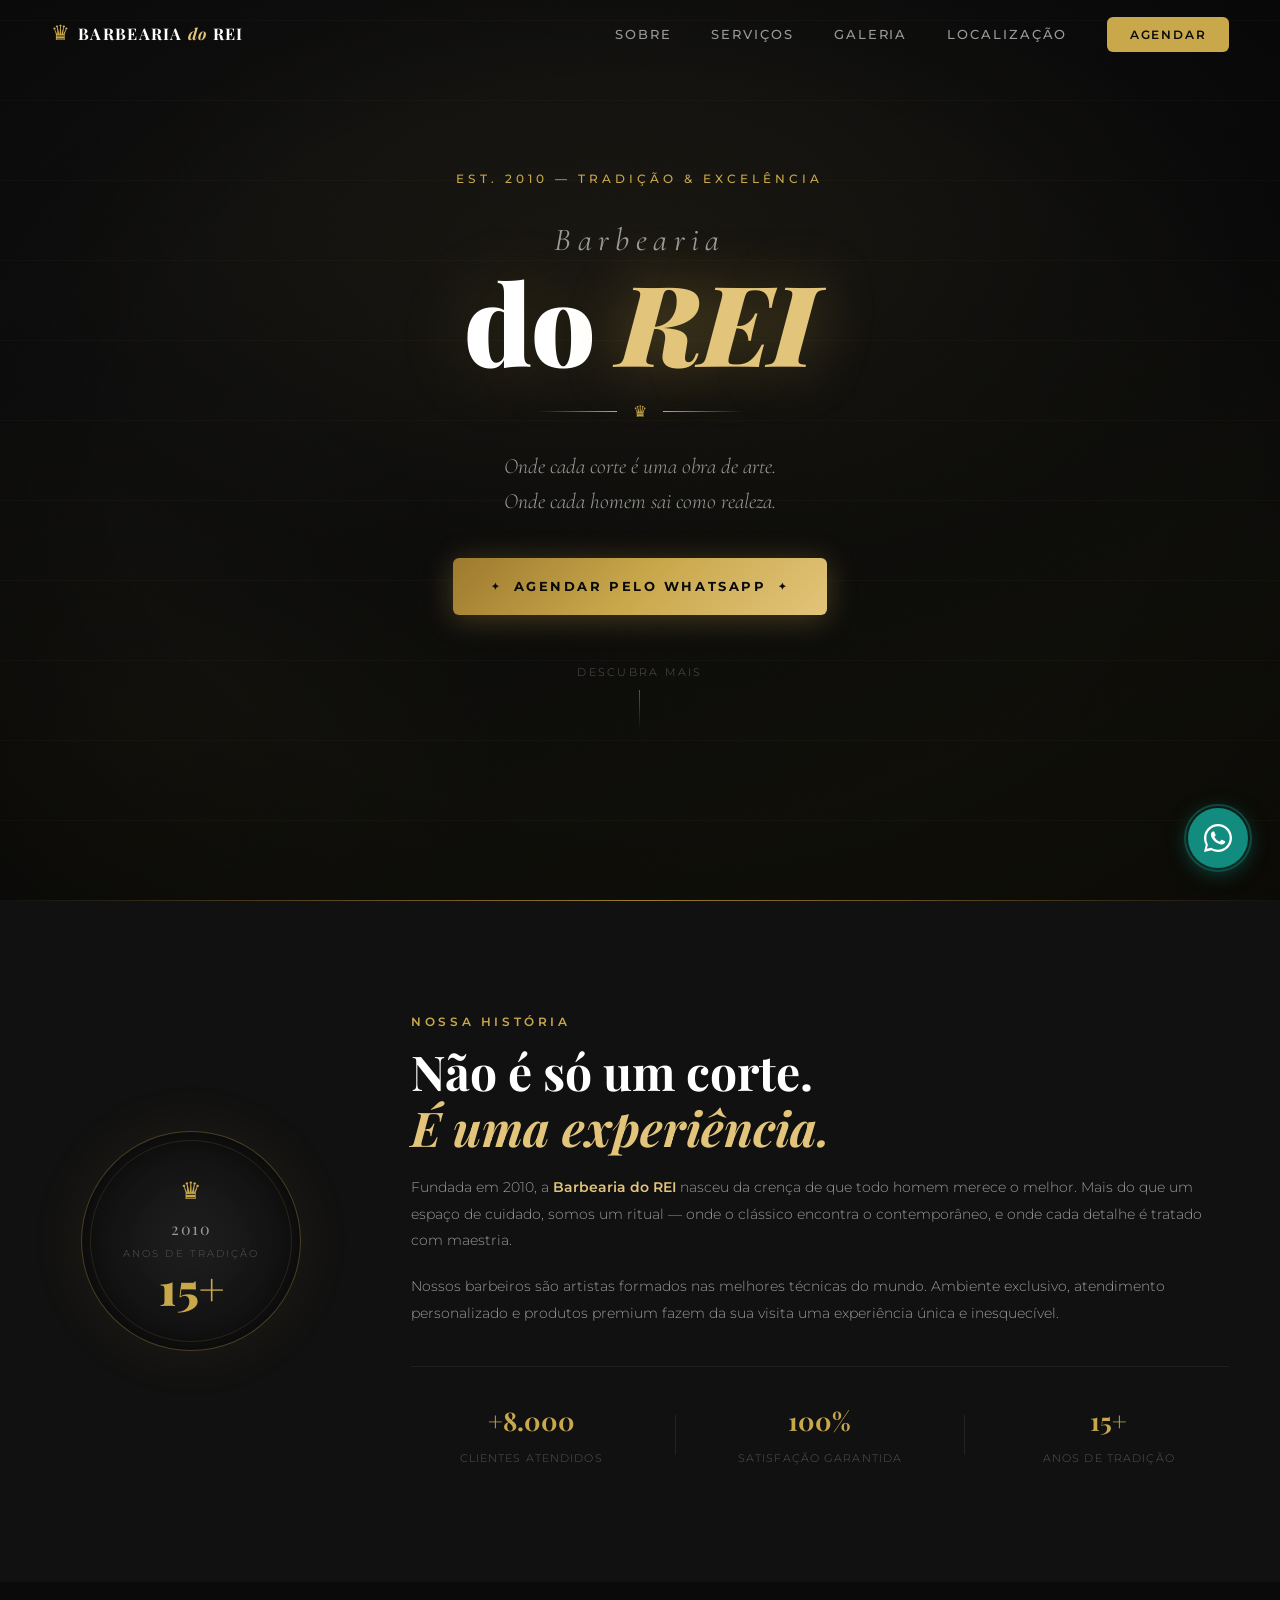
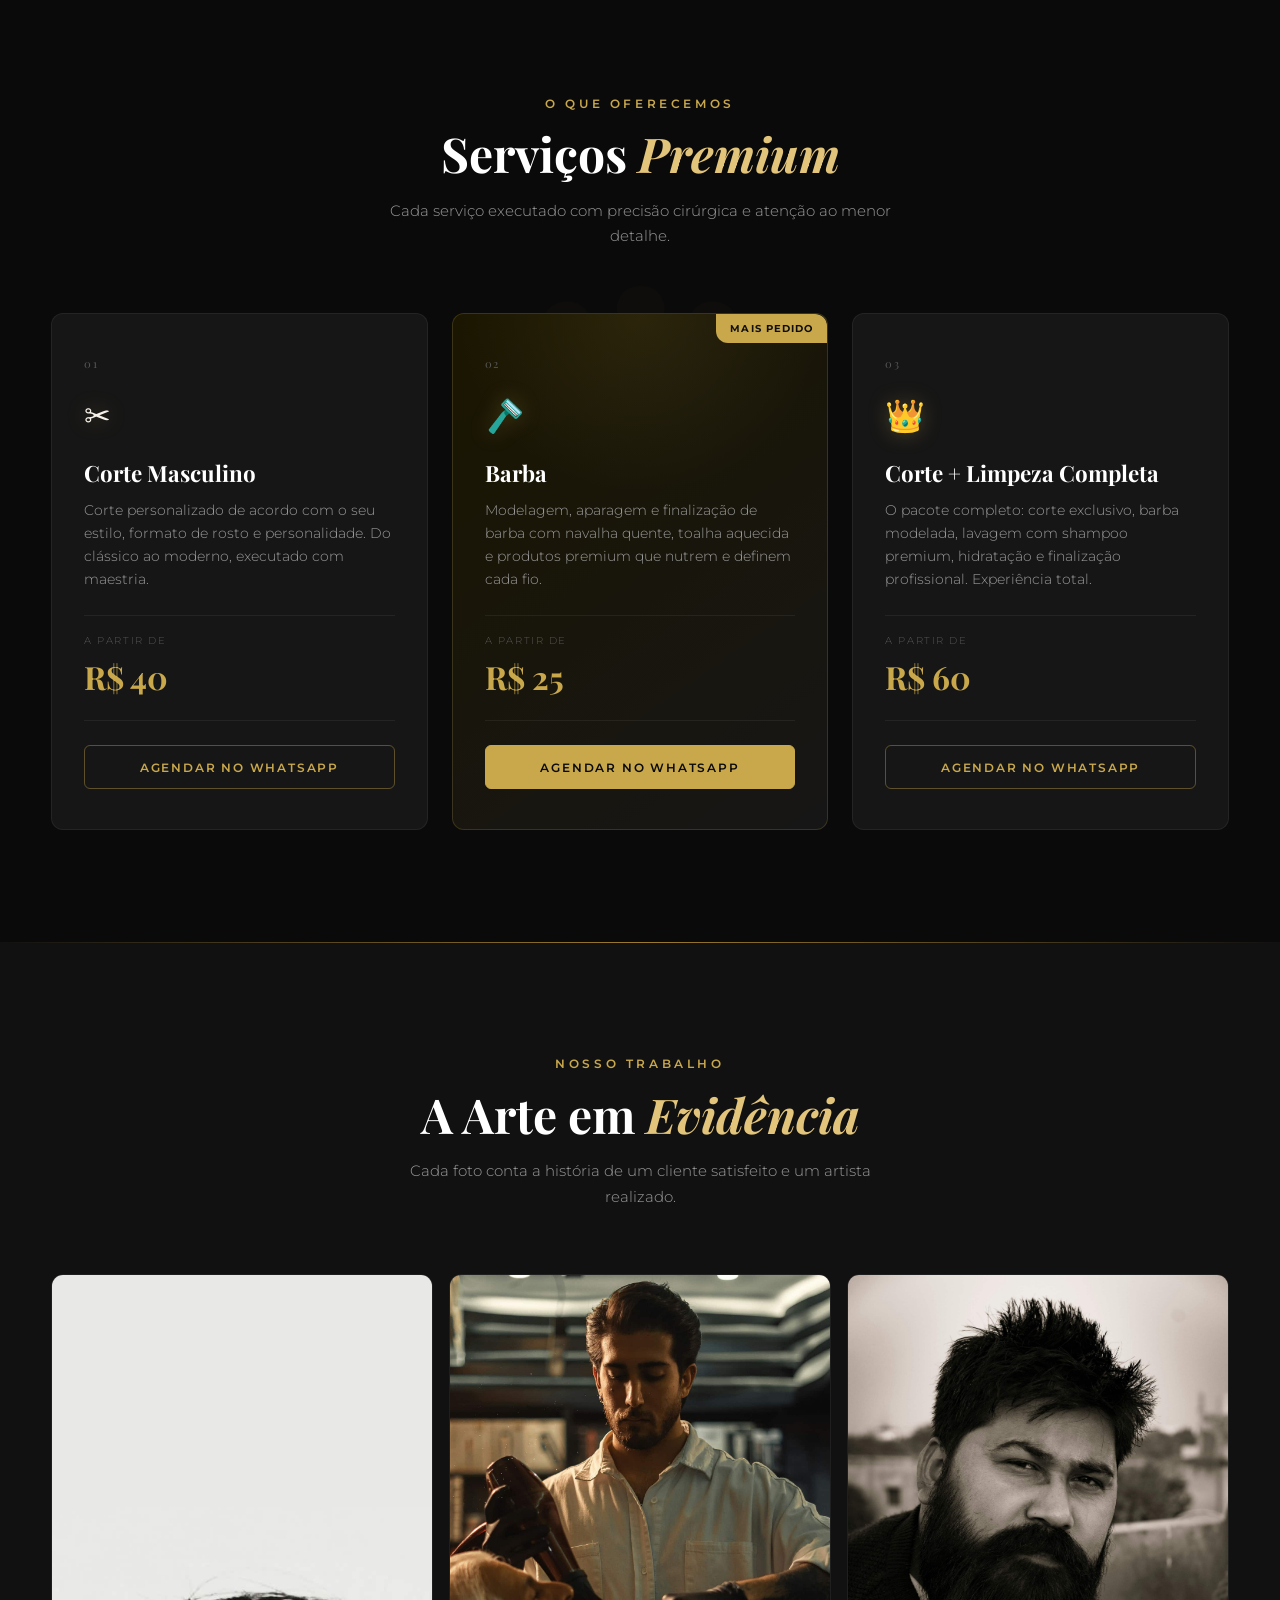
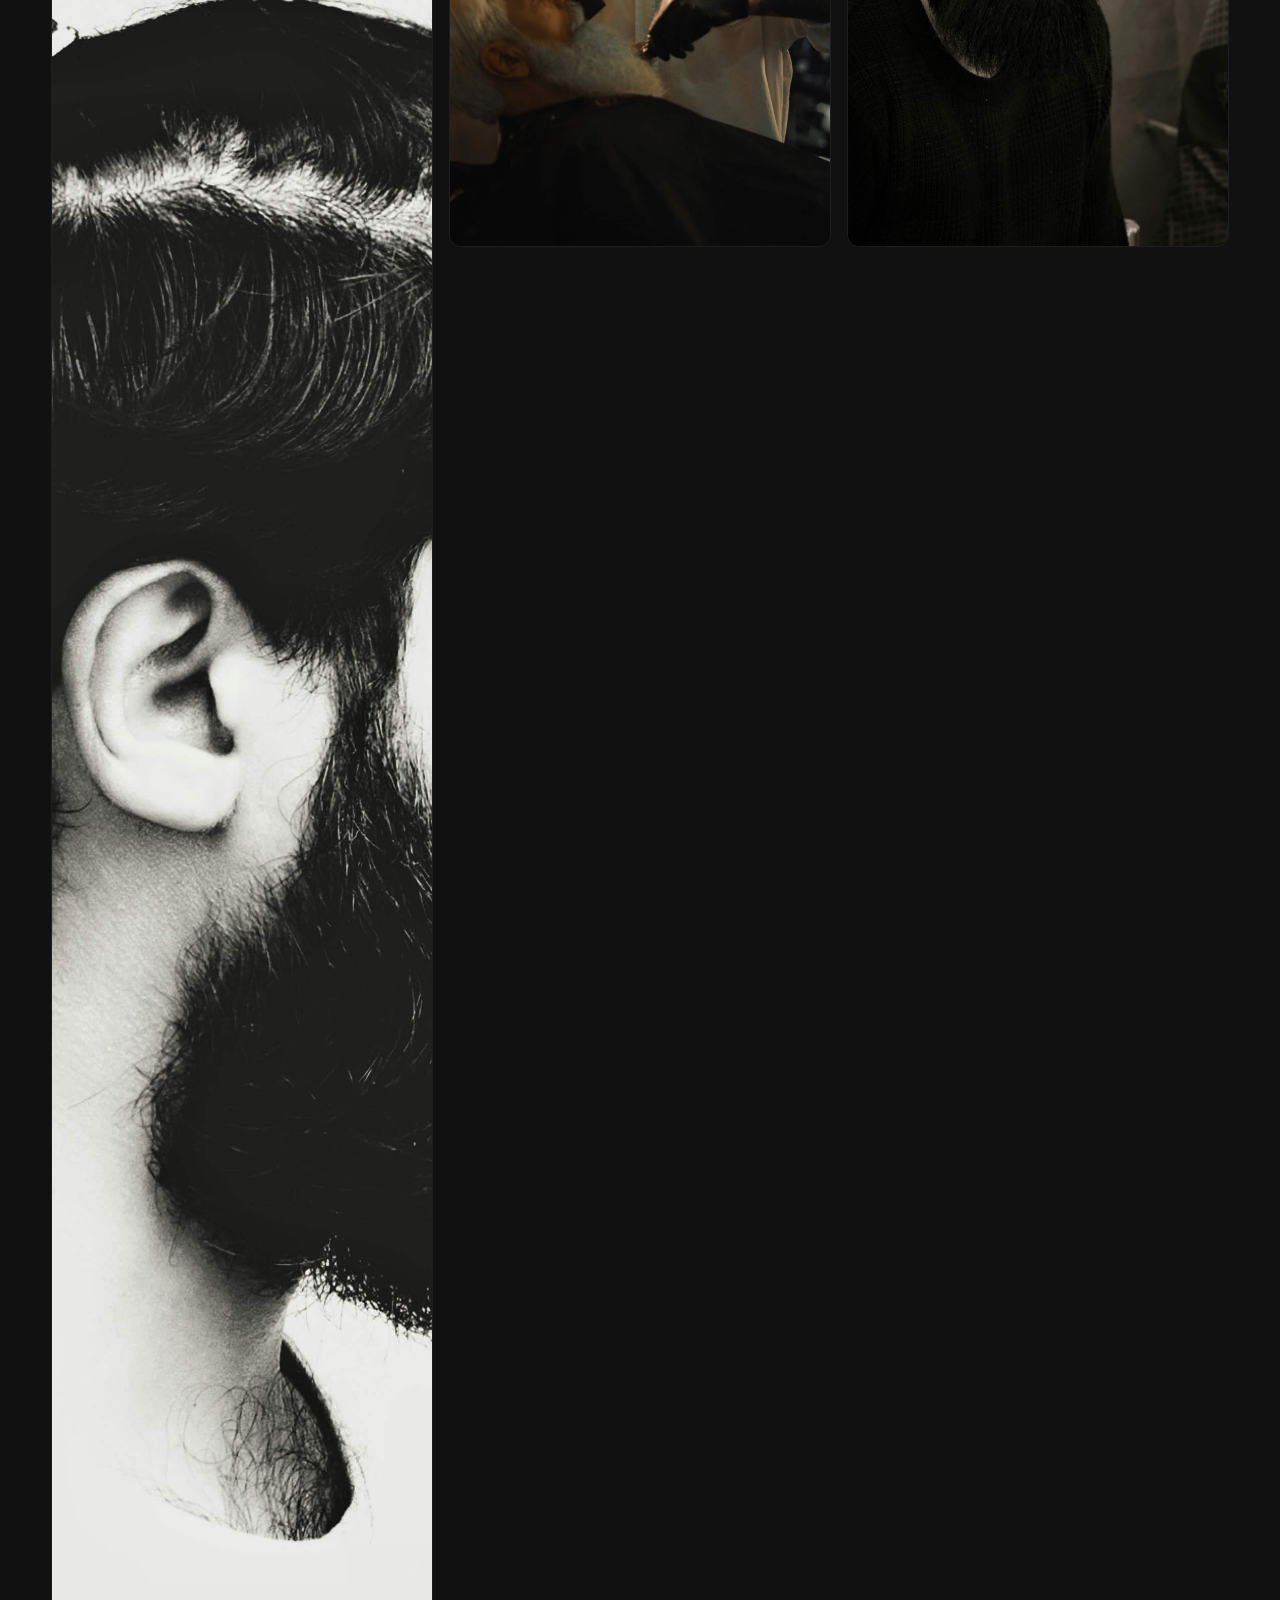
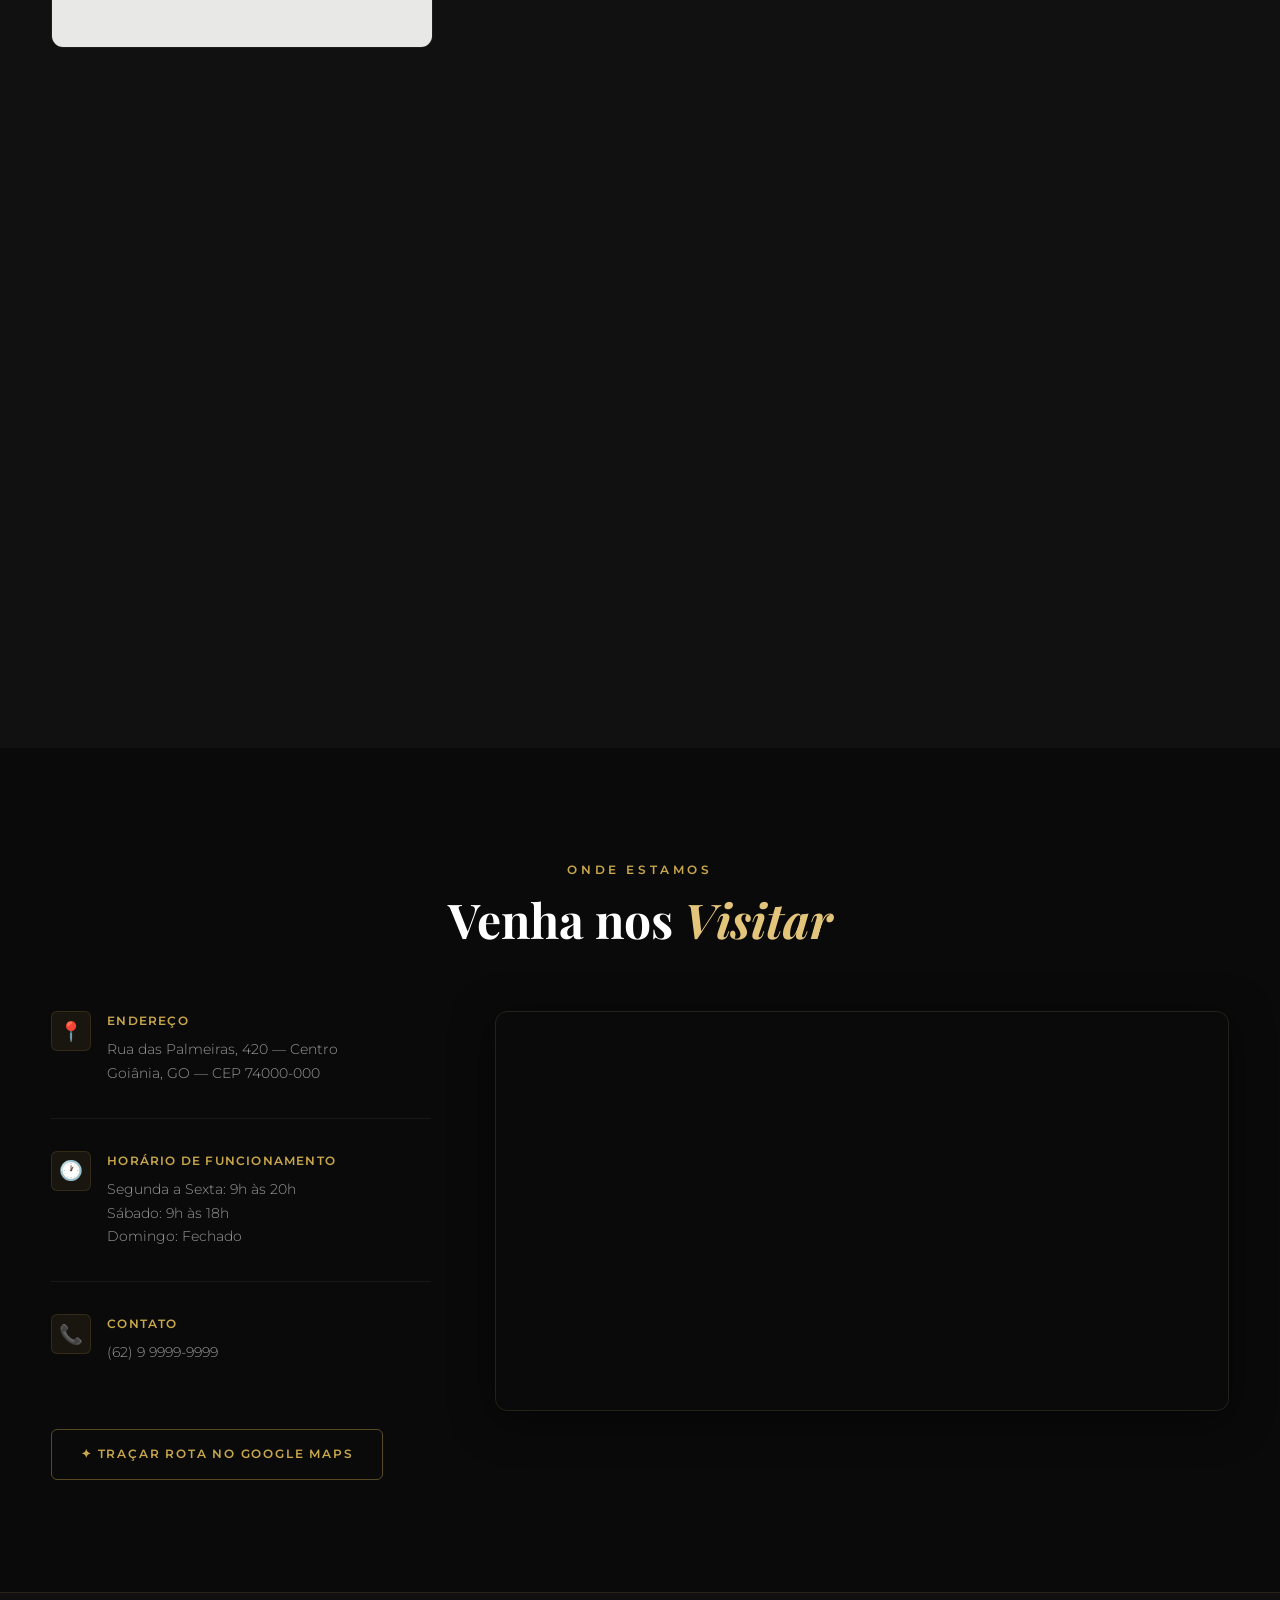
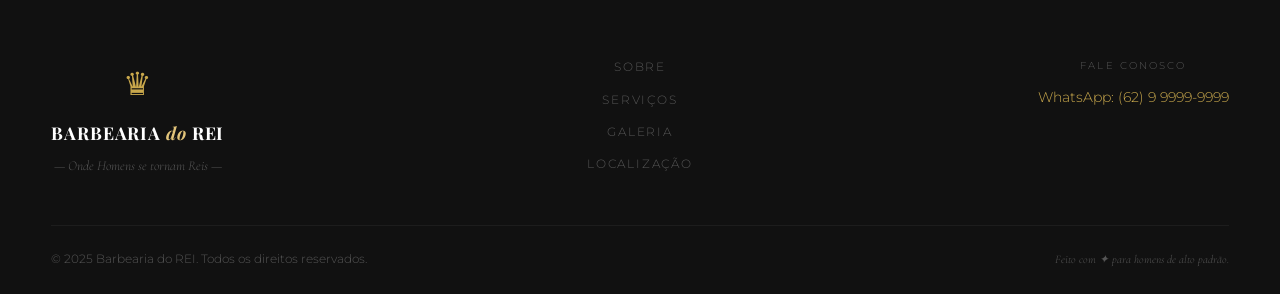
<file: index.html>
<!DOCTYPE html>
<html lang="pt-BR">
<head>
  <meta charset="UTF-8" />
  <meta name="viewport" content="width=device-width, initial-scale=1.0" />
  <title>Barbearia do REI — Cortes de Realeza</title>
  <link rel="stylesheet" href="style.css" />
  <link rel="preconnect" href="https://fonts.googleapis.com" />
  <link href="https://fonts.googleapis.com/css2?family=Playfair+Display:wght@400;700;900&family=Cormorant+Garamond:ital,wght@0,400;0,600;1,400&family=Montserrat:wght@300;400;500;600&display=swap" rel="stylesheet" />
</head>
<body>

  <!-- ========== NAVBAR ========== -->
  <nav class="navbar" id="navbar">
    <div class="nav-inner">
      <a href="#hero" class="nav-logo">
        <span class="logo-crown">♛</span>
        <span class="logo-text">BARBEARIA <em>do</em> REI</span>
      </a>
      <button class="nav-toggle" id="navToggle" aria-label="Menu">
        <span></span><span></span><span></span>
      </button>
      <ul class="nav-links" id="navLinks">
        <li><a href="#sobre" class="nav-link">Sobre</a></li>
        <li><a href="#servicos" class="nav-link">Serviços</a></li>
        <li><a href="#galeria" class="nav-link">Galeria</a></li>
        <li><a href="#localizacao" class="nav-link">Localização</a></li>
        <li>
          <a href="https://wa.me/5562999999999?text=Olá%2C%20quero%20agendar%20um%20horário%20na%20Barbearia%20do%20REI"
             class="nav-cta" target="_blank" rel="noopener">Agendar</a>
        </li>
      </ul>
    </div>
  </nav>

  <!-- ========== HERO ========== -->
  <section class="hero" id="hero">
    <div class="hero-bg">
      <div class="hero-grain"></div>
      <div class="hero-vignette"></div>
      <div class="hero-lines"></div>
    </div>
    <div class="hero-content">
      <p class="hero-eyebrow">Est. 2010 — Tradição &amp; Excelência</p>
      <h1 class="hero-title">
        <span class="hero-title-sub">Barbearia</span>
        <span class="hero-title-main">do <em>REI</em></span>
      </h1>
      <div class="hero-divider">
        <span class="divider-line"></span>
        <span class="divider-crown">♛</span>
        <span class="divider-line"></span>
      </div>
      <p class="hero-tagline">Onde cada corte é uma obra de arte.<br/>Onde cada homem sai como realeza.</p>
      <a href="https://wa.me/5562999999999?text=Olá%2C%20quero%20agendar%20um%20horário%20na%20Barbearia%20do%20REI"
         class="btn-hero" target="_blank" rel="noopener">
        <span class="btn-icon">✦</span>
        Agendar pelo WhatsApp
        <span class="btn-icon">✦</span>
      </a>
      <div class="hero-scroll-hint">
        <span>Descubra mais</span>
        <div class="scroll-arrow"></div>
      </div>
    </div>
  </section>

  <!-- ========== SOBRE ========== -->
  <section class="sobre" id="sobre">
    <div class="container">
      <div class="sobre-grid">
        <div class="sobre-badge-col">
          <div class="sobre-badge">
            <div class="badge-inner">
              <span class="badge-crown">♛</span>
              <span class="badge-year">2010</span>
              <span class="badge-label">Anos de Tradição</span>
              <span class="badge-number">15+</span>
            </div>
          </div>
        </div>
        <div class="sobre-text-col">
          <p class="section-eyebrow">Nossa história</p>
          <h2 class="section-title">Não é só um corte.<br/><em>É uma experiência.</em></h2>
          <p class="sobre-desc">
            Fundada em 2010, a <strong>Barbearia do REI</strong> nasceu da crença de que todo homem merece o melhor. Mais do que um espaço de cuidado, somos um ritual — onde o clássico encontra o contemporâneo, e onde cada detalhe é tratado com maestria.
          </p>
          <p class="sobre-desc">
            Nossos barbeiros são artistas formados nas melhores técnicas do mundo. Ambiente exclusivo, atendimento personalizado e produtos premium fazem da sua visita uma experiência única e inesquecível.
          </p>
          <div class="sobre-stats">
            <div class="stat">
              <span class="stat-num">+8.000</span>
              <span class="stat-label">Clientes atendidos</span>
            </div>
            <div class="stat-divider"></div>
            <div class="stat">
              <span class="stat-num">100%</span>
              <span class="stat-label">Satisfação garantida</span>
            </div>
            <div class="stat-divider"></div>
            <div class="stat">
              <span class="stat-num">15+</span>
              <span class="stat-label">Anos de tradição</span>
            </div>
          </div>
        </div>
      </div>
    </div>
  </section>

  <!-- ========== SERVIÇOS ========== -->
  <section class="servicos" id="servicos">
    <div class="container">
      <div class="section-header">
        <p class="section-eyebrow">O que oferecemos</p>
        <h2 class="section-title">Serviços <em>Premium</em></h2>
        <p class="section-sub">Cada serviço executado com precisão cirúrgica e atenção ao menor detalhe.</p>
      </div>
      <div class="cards-grid">

        <!-- Card 1 -->
        <article class="service-card" data-service="Corte Masculino">
          <div class="card-number">01</div>
          <div class="card-icon">✂</div>
          <h3 class="card-title">Corte Masculino</h3>
          <p class="card-desc">Corte personalizado de acordo com o seu estilo, formato de rosto e personalidade. Do clássico ao moderno, executado com maestria.</p>
          <div class="card-price">
            <span class="price-label">a partir de</span>
            <span class="price-value">R$ 40</span>
          </div>
          <button class="btn-agendar" onclick="agendarWhatsApp('Corte Masculino')">
            Agendar no WhatsApp
          </button>
          <div class="card-glow"></div>
        </article>

        <!-- Card 2 -->
        <article class="service-card card-featured" data-service="Barba">
          <div class="card-badge-top">Mais Pedido</div>
          <div class="card-number">02</div>
          <div class="card-icon">🪒</div>
          <h3 class="card-title">Barba</h3>
          <p class="card-desc">Modelagem, aparagem e finalização de barba com navalha quente, toalha aquecida e produtos premium que nutrem e definem cada fio.</p>
          <div class="card-price">
            <span class="price-label">a partir de</span>
            <span class="price-value">R$ 25</span>
          </div>
          <button class="btn-agendar btn-agendar-gold" onclick="agendarWhatsApp('Barba')">
            Agendar no WhatsApp
          </button>
          <div class="card-glow glow-gold"></div>
        </article>

        <!-- Card 3 -->
        <article class="service-card" data-service="Corte + Limpeza Completa">
          <div class="card-number">03</div>
          <div class="card-icon">👑</div>
          <h3 class="card-title">Corte + Limpeza Completa</h3>
          <p class="card-desc">O pacote completo: corte exclusivo, barba modelada, lavagem com shampoo premium, hidratação e finalização profissional. Experiência total.</p>
          <div class="card-price">
            <span class="price-label">a partir de</span>
            <span class="price-value">R$ 60</span>
          </div>
          <button class="btn-agendar" onclick="agendarWhatsApp('Corte + Limpeza Completa')">
            Agendar no WhatsApp
          </button>
          <div class="card-glow"></div>
        </article>

      </div>
    </div>
  </section>

  <!-- ========== GALERIA ========== -->
  <section class="galeria" id="galeria">
    <div class="container">
      <div class="section-header">
        <p class="section-eyebrow">Nosso trabalho</p>
        <h2 class="section-title">A Arte em <em>Evidência</em></h2>
        <p class="section-sub">Cada foto conta a história de um cliente satisfeito e um artista realizado.</p>
      </div>
      <div class="gallery-grid">
        <div class="gallery-item g-tall">
          <img src="images/imagem-1.jpg" alt="Corte Degradê" loading="lazy" />
          <div class="gallery-overlay"><span>Degradê Perfeito</span></div>
        </div>
        <div class="gallery-item">
          <img src="images/imagem-2.jpg" alt="Barba Modelada" loading="lazy" />
          <div class="gallery-overlay"><span>Barba de Rei</span></div>
        </div>
        <div class="gallery-item">
          <img src="images/imagem-3.jpg" alt="Look Completo" loading="lazy" />
          <div class="gallery-overlay"><span>Transformação Total</span></div>
        </div>
        <div class="gallery-item g-wide">
          <img src="images/imagem-4.jpg" alt="Ambiente Premium" loading="lazy" />
          <div class="gallery-overlay"><span>Espaço Exclusivo</span></div>
        </div>
        <div class="gallery-item">
          <img src="images/imagem-5.jpg" alt="Corte Clássico" loading="lazy" />
          <div class="gallery-overlay"><span>Estilo Atemporal</span></div>
        </div>
        <div class="gallery-item">
          <img src="images/imagem-6.jpg" alt="Corte Moderno" loading="lazy" />
          <div class="gallery-overlay"><span>Corte Moderno</span></div>
        </div>
        <div class="gallery-item">
          <img src="images/imagem-7.jpg" alt="Look Premium" loading="lazy" />
          <div class="gallery-overlay"><span>Look Premium</span></div>
        </div>
      </div>
    </div>
  </section>

  <!-- ========== LOCALIZAÇÃO ========== -->
  <section class="localizacao" id="localizacao">
    <div class="container">
      <div class="section-header">
        <p class="section-eyebrow">Onde estamos</p>
        <h2 class="section-title">Venha nos <em>Visitar</em></h2>
      </div>
      <div class="local-grid">
        <div class="local-info">
          <div class="info-item">
            <span class="info-icon">📍</span>
            <div>
              <strong>Endereço</strong>
              <p>Rua das Palmeiras, 420 — Centro<br/>Goiânia, GO — CEP 74000-000</p>
            </div>
          </div>
          <div class="info-item">
            <span class="info-icon">🕐</span>
            <div>
              <strong>Horário de Funcionamento</strong>
              <p>Segunda a Sexta: 9h às 20h<br/>Sábado: 9h às 18h<br/>Domingo: Fechado</p>
            </div>
          </div>
          <div class="info-item">
            <span class="info-icon">📞</span>
            <div>
              <strong>Contato</strong>
              <p>(62) 9 9999-9999</p>
            </div>
          </div>
          <a href="https://www.google.com/maps?q=Goiânia,GO" target="_blank" rel="noopener" class="btn-rota">
            ✦ Traçar Rota no Google Maps
          </a>
        </div>
        <div class="local-map">
          <div class="map-frame">
            <iframe
              src="https://www.google.com/maps/embed?pb=!1m18!1m12!1m3!1d244640.74878455286!2d-49.40395679501953!3d-16.680882!2m3!1f0!2f0!3f0!3m2!1i1024!2i768!4f13.1!3m3!1m2!1s0x935ef1b0d9f51fcd%3A0xaedf78f8a0a9c9a4!2sGoiânia%2C%20GO!5e0!3m2!1spt-BR!2sbr!4v1699999999999!5m2!1spt-BR!2sbr"
              width="100%" height="100%" style="border:0;" allowfullscreen="" loading="lazy"
              referrerpolicy="no-referrer-when-downgrade" title="Localização Barbearia do REI">
            </iframe>
          </div>
        </div>
      </div>
    </div>
  </section>

  <!-- ========== FOOTER ========== -->
  <footer class="footer" id="footer">
    <div class="footer-top">
      <div class="footer-brand">
        <span class="footer-crown">♛</span>
        <span class="footer-name">BARBEARIA <em>do</em> REI</span>
        <p class="footer-slogan">— Onde Homens se tornam Reis —</p>
      </div>
      <div class="footer-links">
        <a href="#sobre">Sobre</a>
        <a href="#servicos">Serviços</a>
        <a href="#galeria">Galeria</a>
        <a href="#localizacao">Localização</a>
      </div>
      <div class="footer-social">
        <p class="footer-contact-label">Fale Conosco</p>
        <a href="https://wa.me/5562999999999?text=Olá%2C%20quero%20agendar%20um%20horário%20na%20Barbearia%20do%20REI"
           class="footer-wa" target="_blank" rel="noopener">
          WhatsApp: (62) 9 9999-9999
        </a>
      </div>
    </div>
    <div class="footer-bottom">
      <p>© 2025 Barbearia do REI. Todos os direitos reservados.</p>
      <p class="footer-craft">Feito com ✦ para homens de alto padrão.</p>
    </div>
  </footer>

  <!-- ========== WHATSAPP FIXO ========== -->
  <a href="https://wa.me/5562999999999?text=Olá%2C%20quero%20agendar%20um%20horário%20na%20Barbearia%20do%20REI"
     class="whatsapp-fab" target="_blank" rel="noopener" aria-label="WhatsApp">
    <svg viewBox="0 0 32 32" fill="currentColor" width="28" height="28">
      <path d="M16 0C7.163 0 0 7.163 0 16c0 2.817.734 5.463 2.018 7.761L0 32l8.486-2.002A15.94 15.94 0 0016 32c8.837 0 16-7.163 16-16S24.837 0 16 0zm0 29.333c-2.635 0-5.088-.713-7.195-1.957l-.516-.306-5.034 1.188 1.22-4.895-.337-.532A13.28 13.28 0 012.667 16C2.667 8.636 8.636 2.667 16 2.667c7.364 0 13.333 5.969 13.333 13.333 0 7.364-5.969 13.333-13.333 13.333zm7.3-9.984c-.4-.2-2.365-1.167-2.732-1.3-.367-.133-.634-.2-.9.2-.267.4-1.033 1.3-1.267 1.567-.233.267-.467.3-.867.1-.4-.2-1.687-.622-3.213-1.982-1.187-1.059-1.989-2.367-2.222-2.767-.234-.4-.025-.616.175-.816.182-.181.4-.467.6-.7.2-.233.267-.4.4-.667.133-.267.067-.5-.033-.7-.1-.2-.9-2.167-1.233-2.967-.325-.78-.655-.673-.9-.686l-.767-.013c-.267 0-.7.1-1.067.5-.367.4-1.4 1.367-1.4 3.334 0 1.967 1.433 3.867 1.633 4.133.2.267 2.822 4.306 6.834 5.839.955.412 1.7.659 2.281.844.958.305 1.831.262 2.52.159.769-.115 2.365-.968 2.699-1.902.333-.933.333-1.733.233-1.902-.1-.167-.367-.267-.767-.467z"/>
    </svg>
    <span class="fab-pulse"></span>
  </a>

  <script src="script.js"></script>
</body>
</html>
</file>
<file: style.css>
/* =============================================
   BARBEARIA DO REI — style.css
   Dark Luxury Premium Theme
   ============================================= */

/* ── CSS Variables ── */
:root {
  --black:       #0a0a0a;
  --dark:        #111111;
  --dark-2:      #161616;
  --dark-3:      #1e1e1e;
  --dark-4:      #252525;
  --gold:        #c9a84c;
  --gold-light:  #e2c47a;
  --gold-dark:   #9d7a2e;
  --cream:       #f5f0e8;
  --white:       #ffffff;
  --gray-400:    #9a9a9a;
  --gray-600:    #555555;
  --wa-green:    #25D366;

  --font-display: 'Playfair Display', Georgia, serif;
  --font-body:    'Montserrat', sans-serif;
  --font-elegant: 'Cormorant Garamond', Georgia, serif;

  --radius-sm:  6px;
  --radius-md:  12px;
  --radius-lg:  20px;

  --shadow-gold: 0 0 40px rgba(201, 168, 76, 0.15);
  --shadow-card: 0 8px 40px rgba(0,0,0,0.5);

  --transition: 0.3s cubic-bezier(0.4, 0, 0.2, 1);
}

/* ── Reset & Base ── */
*, *::before, *::after { box-sizing: border-box; margin: 0; padding: 0; }

html {
  scroll-behavior: smooth;
  font-size: 16px;
}

body {
  background-color: var(--black);
  color: var(--cream);
  font-family: var(--font-body);
  font-weight: 300;
  line-height: 1.7;
  overflow-x: hidden;
  -webkit-font-smoothing: antialiased;
}

a { text-decoration: none; color: inherit; }
ul { list-style: none; }
img { max-width: 100%; display: block; }
button { font-family: inherit; cursor: pointer; border: none; background: none; }

/* ── Container ── */
.container {
  width: 92%;
  max-width: 1200px;
  margin: 0 auto;
}

/* ── Section Shared ── */
.section-header {
  text-align: center;
  margin-bottom: 4rem;
}

.section-eyebrow {
  font-family: var(--font-body);
  font-size: 0.75rem;
  font-weight: 600;
  letter-spacing: 0.3em;
  text-transform: uppercase;
  color: var(--gold);
  margin-bottom: 0.75rem;
}

.section-title {
  font-family: var(--font-display);
  font-size: clamp(2rem, 4vw, 3rem);
  font-weight: 700;
  line-height: 1.15;
  color: var(--white);
}

.section-title em {
  font-style: italic;
  color: var(--gold-light);
}

.section-sub {
  margin-top: 1rem;
  color: var(--gray-400);
  font-size: 0.95rem;
  max-width: 520px;
  margin-left: auto;
  margin-right: auto;
}

/* ============================================
   NAVBAR
   ============================================ */
.navbar {
  position: fixed;
  top: 0;
  left: 0;
  right: 0;
  z-index: 1000;
  padding: 1.25rem 0;
  transition: background var(--transition), padding var(--transition), box-shadow var(--transition);
}

.navbar.scrolled {
  background: rgba(10,10,10,0.97);
  padding: 0.85rem 0;
  box-shadow: 0 1px 0 rgba(201,168,76,0.15), 0 4px 30px rgba(0,0,0,0.6);
  backdrop-filter: blur(12px);
}

.nav-inner {
  width: 92%;
  max-width: 1200px;
  margin: 0 auto;
  display: flex;
  align-items: center;
  justify-content: space-between;
}

.nav-logo {
  display: flex;
  align-items: center;
  gap: 0.5rem;
  text-decoration: none;
}

.logo-crown {
  color: var(--gold);
  font-size: 1.3rem;
  line-height: 1;
}

.logo-text {
  font-family: var(--font-display);
  font-size: 1rem;
  font-weight: 700;
  letter-spacing: 0.08em;
  color: var(--white);
}

.logo-text em {
  font-style: italic;
  color: var(--gold-light);
}

.nav-links {
  display: flex;
  align-items: center;
  gap: 2.5rem;
}

.nav-link {
  font-size: 0.8rem;
  font-weight: 500;
  letter-spacing: 0.15em;
  text-transform: uppercase;
  color: var(--gray-400);
  transition: color var(--transition);
  position: relative;
}

.nav-link::after {
  content: '';
  position: absolute;
  bottom: -4px;
  left: 0;
  width: 0;
  height: 1px;
  background: var(--gold);
  transition: width var(--transition);
}

.nav-link:hover { color: var(--white); }
.nav-link:hover::after { width: 100%; }

.nav-cta {
  font-size: 0.75rem;
  font-weight: 600;
  letter-spacing: 0.15em;
  text-transform: uppercase;
  color: var(--black);
  background: var(--gold);
  padding: 0.65rem 1.4rem;
  border-radius: var(--radius-sm);
  transition: background var(--transition), transform var(--transition);
}

.nav-cta:hover {
  background: var(--gold-light);
  transform: translateY(-1px);
}

.nav-toggle {
  display: none;
  flex-direction: column;
  gap: 5px;
  padding: 4px;
}

.nav-toggle span {
  display: block;
  width: 24px;
  height: 2px;
  background: var(--white);
  border-radius: 2px;
  transition: transform var(--transition), opacity var(--transition);
}

/* ============================================
   HERO
   ============================================ */
.hero {
  position: relative;
  min-height: 100vh;
  display: flex;
  align-items: center;
  justify-content: center;
  text-align: center;
  overflow: hidden;
}

.hero-bg {
  position: absolute;
  inset: 0;
  background:
    radial-gradient(ellipse 80% 60% at 50% 30%, rgba(201,168,76,0.07) 0%, transparent 60%),
    radial-gradient(ellipse 60% 80% at 10% 80%, rgba(201,168,76,0.04) 0%, transparent 50%),
    linear-gradient(160deg, #0f0f0f 0%, #0a0a0a 50%, #111008 100%);
}

.hero-grain {
  position: absolute;
  inset: 0;
  background-image: url("data:image/svg+xml,%3Csvg viewBox='0 0 256 256' xmlns='http://www.w3.org/2000/svg'%3E%3Cfilter id='noise'%3E%3CfeTurbulence type='fractalNoise' baseFrequency='0.9' numOctaves='4' stitchTiles='stitch'/%3E%3C/filter%3E%3Crect width='100%25' height='100%25' filter='url(%23noise)' opacity='0.04'/%3E%3C/svg%3E");
  background-repeat: repeat;
  background-size: 200px 200px;
  opacity: 0.4;
  pointer-events: none;
}

.hero-vignette {
  position: absolute;
  inset: 0;
  background: radial-gradient(ellipse 100% 100% at 50% 50%, transparent 40%, rgba(0,0,0,0.8) 100%);
  pointer-events: none;
}

.hero-lines {
  position: absolute;
  inset: 0;
  background-image:
    repeating-linear-gradient(0deg, transparent, transparent 79px, rgba(201,168,76,0.03) 79px, rgba(201,168,76,0.03) 80px);
  pointer-events: none;
}

.hero-content {
  position: relative;
  z-index: 2;
  padding: 2rem 1rem;
  max-width: 800px;
  animation: heroFadeIn 1.2s ease both;
}

@keyframes heroFadeIn {
  from { opacity: 0; transform: translateY(30px); }
  to   { opacity: 1; transform: translateY(0); }
}

.hero-eyebrow {
  font-size: 0.72rem;
  font-weight: 500;
  letter-spacing: 0.35em;
  text-transform: uppercase;
  color: var(--gold);
  margin-bottom: 1.5rem;
  opacity: 0;
  animation: heroFadeIn 0.8s ease 0.2s both;
}

.hero-title {
  display: flex;
  flex-direction: column;
  align-items: center;
  gap: 0;
  margin-bottom: 1.5rem;
}

.hero-title-sub {
  font-family: var(--font-elegant);
  font-size: clamp(1.4rem, 4vw, 2rem);
  font-weight: 400;
  font-style: italic;
  color: var(--gray-400);
  letter-spacing: 0.2em;
  opacity: 0;
  animation: heroFadeIn 0.8s ease 0.4s both;
}

.hero-title-main {
  font-family: var(--font-display);
  font-size: clamp(3.5rem, 10vw, 7rem);
  font-weight: 900;
  letter-spacing: -0.01em;
  line-height: 0.95;
  color: var(--white);
  text-shadow: 0 0 80px rgba(201,168,76,0.2);
  opacity: 0;
  animation: heroFadeIn 0.8s ease 0.55s both;
}

.hero-title-main em {
  font-style: italic;
  color: var(--gold-light);
  text-shadow: 0 0 60px rgba(201,168,76,0.4);
}

.hero-divider {
  display: flex;
  align-items: center;
  justify-content: center;
  gap: 1rem;
  margin: 1.5rem auto 1.5rem;
  opacity: 0;
  animation: heroFadeIn 0.8s ease 0.7s both;
}

.divider-line {
  display: block;
  height: 1px;
  width: 80px;
  background: linear-gradient(90deg, transparent, var(--gold));
}

.divider-line:last-child {
  background: linear-gradient(90deg, var(--gold), transparent);
}

.divider-crown {
  color: var(--gold);
  font-size: 1rem;
}

.hero-tagline {
  font-family: var(--font-elegant);
  font-size: clamp(1rem, 2.5vw, 1.35rem);
  font-style: italic;
  color: var(--gray-400);
  line-height: 1.6;
  margin-bottom: 2.5rem;
  opacity: 0;
  animation: heroFadeIn 0.8s ease 0.85s both;
}

.btn-hero {
  display: inline-flex;
  align-items: center;
  gap: 0.75rem;
  background: linear-gradient(135deg, var(--gold-dark), var(--gold), var(--gold-light));
  color: var(--black);
  font-size: 0.8rem;
  font-weight: 700;
  letter-spacing: 0.2em;
  text-transform: uppercase;
  padding: 1.1rem 2.4rem;
  border-radius: var(--radius-sm);
  position: relative;
  overflow: hidden;
  transition: transform var(--transition), box-shadow var(--transition);
  box-shadow: 0 4px 30px rgba(201,168,76,0.3);
  opacity: 0;
  animation: heroFadeIn 0.8s ease 1s both;
}

.btn-hero::before {
  content: '';
  position: absolute;
  inset: 0;
  background: linear-gradient(135deg, var(--gold-light), var(--gold));
  opacity: 0;
  transition: opacity var(--transition);
}

.btn-hero:hover {
  transform: translateY(-3px);
  box-shadow: 0 8px 40px rgba(201,168,76,0.45);
}

.btn-hero:hover::before { opacity: 1; }

.btn-hero span, .btn-hero { position: relative; z-index: 1; }

.btn-icon {
  font-size: 0.6rem;
  position: relative;
}

.hero-scroll-hint {
  margin-top: 3rem;
  display: flex;
  flex-direction: column;
  align-items: center;
  gap: 0.5rem;
  color: var(--gray-600);
  font-size: 0.7rem;
  letter-spacing: 0.2em;
  text-transform: uppercase;
  opacity: 0;
  animation: heroFadeIn 0.8s ease 1.3s both;
}

.scroll-arrow {
  width: 1px;
  height: 40px;
  background: linear-gradient(to bottom, var(--gray-600), transparent);
  animation: scrollPulse 2s ease-in-out infinite;
}

@keyframes scrollPulse {
  0%, 100% { opacity: 0.4; transform: scaleY(1); }
  50% { opacity: 1; transform: scaleY(1.2); }
}

/* ============================================
   SOBRE
   ============================================ */
.sobre {
  padding: 7rem 0;
  background: var(--dark);
  position: relative;
}

.sobre::before {
  content: '';
  position: absolute;
  top: 0;
  left: 0;
  right: 0;
  height: 1px;
  background: linear-gradient(90deg, transparent, var(--gold-dark), transparent);
}

.sobre-grid {
  display: grid;
  grid-template-columns: 280px 1fr;
  gap: 5rem;
  align-items: center;
}

.sobre-badge-col {
  display: flex;
  justify-content: center;
}

.sobre-badge {
  width: 220px;
  height: 220px;
  border-radius: 50%;
  border: 1px solid rgba(201,168,76,0.3);
  display: flex;
  align-items: center;
  justify-content: center;
  position: relative;
  box-shadow: 0 0 60px rgba(201,168,76,0.08), inset 0 0 40px rgba(0,0,0,0.5);
  background: radial-gradient(ellipse at center, var(--dark-3) 0%, var(--dark) 70%);
}

.sobre-badge::before {
  content: '';
  position: absolute;
  inset: 8px;
  border-radius: 50%;
  border: 1px solid rgba(201,168,76,0.15);
}

.badge-inner {
  display: flex;
  flex-direction: column;
  align-items: center;
  gap: 0.2rem;
  text-align: center;
}

.badge-crown {
  font-size: 1.5rem;
  color: var(--gold);
  display: block;
}

.badge-year {
  font-family: var(--font-display);
  font-size: 1rem;
  color: var(--gray-400);
  letter-spacing: 0.1em;
}

.badge-label {
  font-size: 0.65rem;
  letter-spacing: 0.2em;
  text-transform: uppercase;
  color: var(--gray-600);
}

.badge-number {
  font-family: var(--font-display);
  font-size: 2.8rem;
  font-weight: 900;
  color: var(--gold);
  line-height: 1;
}

.sobre-text-col .section-eyebrow { text-align: left; }
.sobre-text-col .section-title   { text-align: left; }

.sobre-desc {
  color: var(--gray-400);
  font-size: 0.9rem;
  line-height: 1.85;
  margin-top: 1.2rem;
}

.sobre-desc strong {
  color: var(--gold-light);
  font-weight: 600;
}

.sobre-stats {
  display: flex;
  align-items: center;
  gap: 1.5rem;
  margin-top: 2.5rem;
  padding-top: 2rem;
  border-top: 1px solid rgba(255,255,255,0.06);
}

.stat { text-align: center; flex: 1; }

.stat-num {
  display: block;
  font-family: var(--font-display);
  font-size: 1.6rem;
  font-weight: 700;
  color: var(--gold);
}

.stat-label {
  font-size: 0.7rem;
  letter-spacing: 0.1em;
  color: var(--gray-600);
  text-transform: uppercase;
}

.stat-divider {
  width: 1px;
  height: 40px;
  background: rgba(255,255,255,0.08);
}

/* ============================================
   SERVIÇOS
   ============================================ */
.servicos {
  padding: 7rem 0;
  background: var(--black);
  position: relative;
  overflow: hidden;
}

.servicos::before {
  content: '♛';
  position: absolute;
  top: 50%;
  left: 50%;
  transform: translate(-50%, -50%);
  font-size: 35vw;
  color: rgba(201,168,76,0.02);
  pointer-events: none;
  font-family: serif;
  line-height: 1;
}

.cards-grid {
  display: grid;
  grid-template-columns: repeat(3, 1fr);
  gap: 1.5rem;
}

.service-card {
  background: var(--dark-2);
  border: 1px solid rgba(255,255,255,0.06);
  border-radius: var(--radius-md);
  padding: 2.5rem 2rem;
  position: relative;
  overflow: hidden;
  display: flex;
  flex-direction: column;
  gap: 0;
  transition: transform var(--transition), border-color var(--transition), box-shadow var(--transition);
}

.service-card:hover {
  transform: translateY(-6px);
  border-color: rgba(201,168,76,0.25);
  box-shadow: var(--shadow-card), var(--shadow-gold);
}

.service-card:hover .card-glow { opacity: 1; }

.card-featured {
  background: linear-gradient(145deg, #1a1600, var(--dark-2));
  border-color: rgba(201,168,76,0.2);
}

.card-badge-top {
  position: absolute;
  top: 0;
  right: 0;
  background: var(--gold);
  color: var(--black);
  font-size: 0.65rem;
  font-weight: 700;
  letter-spacing: 0.1em;
  text-transform: uppercase;
  padding: 0.35rem 0.9rem;
  border-radius: 0 var(--radius-md) 0 var(--radius-md);
}

.card-number {
  font-family: var(--font-display);
  font-size: 0.7rem;
  color: var(--gray-600);
  letter-spacing: 0.15em;
  margin-bottom: 1rem;
}

.card-icon {
  font-size: 2rem;
  margin-bottom: 1rem;
  display: block;
  filter: drop-shadow(0 0 10px rgba(201,168,76,0.3));
}

.card-title {
  font-family: var(--font-display);
  font-size: 1.4rem;
  font-weight: 700;
  color: var(--white);
  margin-bottom: 0.75rem;
  line-height: 1.2;
}

.card-desc {
  font-size: 0.85rem;
  color: var(--gray-400);
  line-height: 1.7;
  flex: 1;
  margin-bottom: 1.5rem;
}

.card-price {
  display: flex;
  flex-direction: column;
  margin-bottom: 1.5rem;
  padding: 1rem 0;
  border-top: 1px solid rgba(255,255,255,0.06);
  border-bottom: 1px solid rgba(255,255,255,0.06);
}

.price-label {
  font-size: 0.65rem;
  letter-spacing: 0.15em;
  text-transform: uppercase;
  color: var(--gray-600);
}

.price-value {
  font-family: var(--font-display);
  font-size: 2rem;
  font-weight: 700;
  color: var(--gold);
}

.btn-agendar {
  display: block;
  width: 100%;
  padding: 0.85rem;
  background: transparent;
  border: 1px solid rgba(201,168,76,0.4);
  color: var(--gold);
  font-family: var(--font-body);
  font-size: 0.75rem;
  font-weight: 600;
  letter-spacing: 0.15em;
  text-transform: uppercase;
  border-radius: var(--radius-sm);
  cursor: pointer;
  transition: background var(--transition), color var(--transition), border-color var(--transition), transform var(--transition);
}

.btn-agendar:hover {
  background: var(--gold);
  color: var(--black);
  border-color: var(--gold);
  transform: translateY(-1px);
}

.btn-agendar-gold {
  background: var(--gold);
  color: var(--black);
  border-color: var(--gold);
}

.btn-agendar-gold:hover {
  background: var(--gold-light);
  border-color: var(--gold-light);
}

.card-glow {
  position: absolute;
  top: 0;
  left: 0;
  right: 0;
  bottom: 0;
  background: radial-gradient(ellipse 70% 50% at 50% 0%, rgba(201,168,76,0.05) 0%, transparent 70%);
  pointer-events: none;
  opacity: 0;
  transition: opacity var(--transition);
}

.glow-gold {
  background: radial-gradient(ellipse 70% 50% at 50% 0%, rgba(201,168,76,0.1) 0%, transparent 70%);
  opacity: 1;
}

/* ============================================
   GALERIA
   ============================================ */
.galeria {
  padding: 7rem 0;
  background: var(--dark);
  position: relative;
}

.galeria::before {
  content: '';
  position: absolute;
  top: 0; left: 0; right: 0;
  height: 1px;
  background: linear-gradient(90deg, transparent, var(--gold-dark), transparent);
}

.gallery-grid {
  display: grid;
  grid-template-columns: repeat(3, 1fr);
  grid-template-rows: auto auto;
  gap: 1rem;
}

.gallery-item {
  position: relative;
  border-radius: var(--radius-md);
  overflow: hidden;
  cursor: pointer;
}

.g-tall { grid-row: span 2; }
.g-wide { grid-column: span 2; }

.gallery-item img {
  width: 100%;
  height: 100%;
  min-height: 220px;
  object-fit: cover;
  display: block;
  border-radius: var(--radius-md);
  border: 1px solid rgba(255,255,255,0.06);
  transition: transform 0.5s cubic-bezier(0.4,0,0.2,1);
}

.g-tall img { min-height: 460px; }
.g-wide img { min-height: 180px; }

.gallery-item:hover img { transform: scale(1.05); }
.gallery-item:hover .gallery-overlay { opacity: 1; }

.gallery-overlay {
  position: absolute;
  inset: 0;
  background: linear-gradient(to top, rgba(0,0,0,0.85) 0%, transparent 60%);
  display: flex;
  align-items: flex-end;
  padding: 1.25rem;
  opacity: 0;
  transition: opacity var(--transition);
  border-radius: var(--radius-md);
}

.gallery-overlay span {
  font-family: var(--font-elegant);
  font-size: 1rem;
  font-style: italic;
  color: var(--gold-light);
  letter-spacing: 0.05em;
}

/* ============================================
   LOCALIZAÇÃO
   ============================================ */
.localizacao {
  padding: 7rem 0;
  background: var(--black);
}

.local-grid {
  display: grid;
  grid-template-columns: 380px 1fr;
  gap: 4rem;
  align-items: start;
}

.info-item {
  display: flex;
  gap: 1rem;
  margin-bottom: 2rem;
  padding-bottom: 2rem;
  border-bottom: 1px solid rgba(255,255,255,0.06);
}

.info-item:last-of-type {
  border-bottom: none;
  margin-bottom: 2rem;
}

.info-icon {
  font-size: 1.2rem;
  flex-shrink: 0;
  width: 40px;
  height: 40px;
  display: flex;
  align-items: center;
  justify-content: center;
  background: rgba(201,168,76,0.08);
  border-radius: var(--radius-sm);
  border: 1px solid rgba(201,168,76,0.15);
}

.info-item strong {
  display: block;
  font-size: 0.75rem;
  letter-spacing: 0.1em;
  text-transform: uppercase;
  color: var(--gold);
  margin-bottom: 0.4rem;
  font-weight: 600;
}

.info-item p {
  font-size: 0.88rem;
  color: var(--gray-400);
  line-height: 1.7;
}

.btn-rota {
  display: inline-block;
  padding: 0.9rem 1.8rem;
  background: transparent;
  border: 1px solid rgba(201,168,76,0.4);
  color: var(--gold);
  font-size: 0.75rem;
  font-weight: 600;
  letter-spacing: 0.15em;
  text-transform: uppercase;
  border-radius: var(--radius-sm);
  transition: background var(--transition), color var(--transition), transform var(--transition);
}

.btn-rota:hover {
  background: var(--gold);
  color: var(--black);
  transform: translateY(-2px);
}

.local-map {
  position: sticky;
  top: 100px;
}

.map-frame {
  border-radius: var(--radius-md);
  overflow: hidden;
  height: 400px;
  border: 1px solid rgba(201,168,76,0.15);
  box-shadow: var(--shadow-card);
  filter: grayscale(40%) contrast(1.1);
  transition: filter var(--transition);
}

.map-frame:hover { filter: grayscale(0%) contrast(1); }

/* ============================================
   FOOTER
   ============================================ */
.footer {
  background: var(--dark);
  border-top: 1px solid rgba(201,168,76,0.12);
}

.footer-top {
  padding: 4rem 0 3rem;
  width: 92%;
  max-width: 1200px;
  margin: 0 auto;
  display: grid;
  grid-template-columns: 1fr auto 1fr;
  gap: 3rem;
  align-items: start;
  justify-items: center;
}

.footer-brand {
  display: flex;
  flex-direction: column;
  align-items: center;
  gap: 0.4rem;
  text-align: center;
  justify-self: start;
}

.footer-crown {
  font-size: 2rem;
  color: var(--gold);
  display: block;
}

.footer-name {
  font-family: var(--font-display);
  font-size: 1.1rem;
  font-weight: 700;
  color: var(--white);
  letter-spacing: 0.05em;
}

.footer-name em {
  font-style: italic;
  color: var(--gold-light);
}

.footer-slogan {
  font-family: var(--font-elegant);
  font-style: italic;
  font-size: 0.85rem;
  color: var(--gray-600);
}

.footer-links {
  display: flex;
  flex-direction: column;
  gap: 0.75rem;
  align-items: center;
}

.footer-links a {
  font-size: 0.75rem;
  letter-spacing: 0.15em;
  text-transform: uppercase;
  color: var(--gray-600);
  transition: color var(--transition);
}

.footer-links a:hover { color: var(--gold); }

.footer-social {
  text-align: center;
  justify-self: end;
}

.footer-contact-label {
  font-size: 0.65rem;
  letter-spacing: 0.2em;
  text-transform: uppercase;
  color: var(--gray-600);
  margin-bottom: 0.5rem;
}

.footer-wa {
  font-size: 0.85rem;
  color: var(--gold);
  transition: color var(--transition);
}

.footer-wa:hover { color: var(--gold-light); }

.footer-bottom {
  border-top: 1px solid rgba(255,255,255,0.05);
  padding: 1.5rem 0;
  width: 92%;
  max-width: 1200px;
  margin: 0 auto;
  display: flex;
  justify-content: space-between;
  align-items: center;
}

.footer-bottom p {
  font-size: 0.72rem;
  color: var(--gray-600);
}

.footer-craft { font-family: var(--font-elegant); font-style: italic; }

/* ============================================
   WHATSAPP FAB
   ============================================ */
.whatsapp-fab {
  position: fixed;
  bottom: 2rem;
  right: 2rem;
  z-index: 999;
  width: 60px;
  height: 60px;
  background: #128C7E;
  border-radius: 50%;
  display: flex;
  align-items: center;
  justify-content: center;
  color: var(--white);
  box-shadow: 0 4px 20px rgba(18,140,126,0.5);
  transition: transform var(--transition), box-shadow var(--transition);
}

.whatsapp-fab:hover {
  transform: scale(1.1) translateY(-3px);
  box-shadow: 0 8px 30px rgba(18,140,126,0.65);
}

.fab-pulse {
  position: absolute;
  inset: -4px;
  border-radius: 50%;
  border: 2px solid rgba(18,140,126,0.4);
  animation: fabPulse 2s ease-in-out infinite;
}

@keyframes fabPulse {
  0%, 100% { transform: scale(1); opacity: 0.5; }
  50% { transform: scale(1.18); opacity: 0; }
}

/* ============================================
   RESPONSIVE
   ============================================ */
@media (max-width: 1024px) {
  .sobre-grid { grid-template-columns: 1fr; gap: 3rem; }
  .sobre-badge-col { display: none; }
  .cards-grid { grid-template-columns: 1fr 1fr; }
  .service-card:last-child { grid-column: 1 / -1; max-width: 420px; margin: 0 auto; }
  .local-grid { grid-template-columns: 1fr; }
  .local-map { position: static; }
  .footer-top { grid-template-columns: 1fr 1fr; grid-template-rows: auto auto; }
  .footer-brand { justify-self: start; }
  .footer-social { justify-self: end; }
  .footer-links { grid-column: 1 / -1; flex-direction: row; gap: 2rem; justify-self: center; }
}

@media (max-width: 768px) {
  .nav-links {
    position: fixed;
    top: 0;
    right: -100%;
    width: 80%;
    max-width: 320px;
    height: 100vh;
    background: rgba(10,10,10,0.98);
    backdrop-filter: blur(20px);
    flex-direction: column;
    align-items: center;
    justify-content: center;
    gap: 2rem;
    transition: right var(--transition);
    border-left: 1px solid rgba(201,168,76,0.1);
  }

  .nav-links.open { right: 0; }
  .nav-link { font-size: 1rem; }
  .nav-cta { font-size: 0.85rem; padding: 0.9rem 2rem; }
  .nav-toggle { display: flex; }

  .nav-toggle.active span:nth-child(1) { transform: translateY(7px) rotate(45deg); }
  .nav-toggle.active span:nth-child(2) { opacity: 0; }
  .nav-toggle.active span:nth-child(3) { transform: translateY(-7px) rotate(-45deg); }

  .cards-grid {
    grid-template-columns: 1fr;
  }
  .service-card:last-child {
    grid-column: unset;
    max-width: 100%;
  }

  .gallery-grid {
    grid-template-columns: 1fr 1fr;
  }
  .g-tall { grid-row: auto; }
  .g-wide { grid-column: auto; }
  .gallery-item img { min-height: 160px !important; }

  .sobre-stats {
    flex-direction: column;
    gap: 1rem;
    text-align: center;
  }

  .stat-divider {
    width: 40px;
    height: 1px;
  }

  .footer-top {
    grid-template-columns: 1fr;
    text-align: center;
    gap: 2rem;
  }

  .footer-brand,
  .footer-social { justify-self: center; }

  .footer-links { flex-direction: column; gap: 0.75rem; }

  .footer-bottom {
    flex-direction: column;
    gap: 0.5rem;
    text-align: center;
  }

  .whatsapp-fab {
    bottom: 1.5rem;
    right: 1.5rem;
    width: 54px;
    height: 54px;
  }
}

@media (max-width: 480px) {
  .gallery-grid { grid-template-columns: 1fr; }
  .g-wide, .g-tall { grid-column: auto; grid-row: auto; }
  .gallery-item img { min-height: 200px !important; }

  .hero-title-main { font-size: clamp(3rem, 15vw, 5rem); }
}

/* ============================================
   SCROLL ANIMATIONS
   ============================================ */
.reveal {
  opacity: 0;
  transform: translateY(24px);
  transition: opacity 0.7s ease, transform 0.7s ease;
}

.reveal.visible {
  opacity: 1;
  transform: translateY(0);
}

.reveal-delay-1 { transition-delay: 0.1s; }
.reveal-delay-2 { transition-delay: 0.2s; }
.reveal-delay-3 { transition-delay: 0.3s; }
</file>
